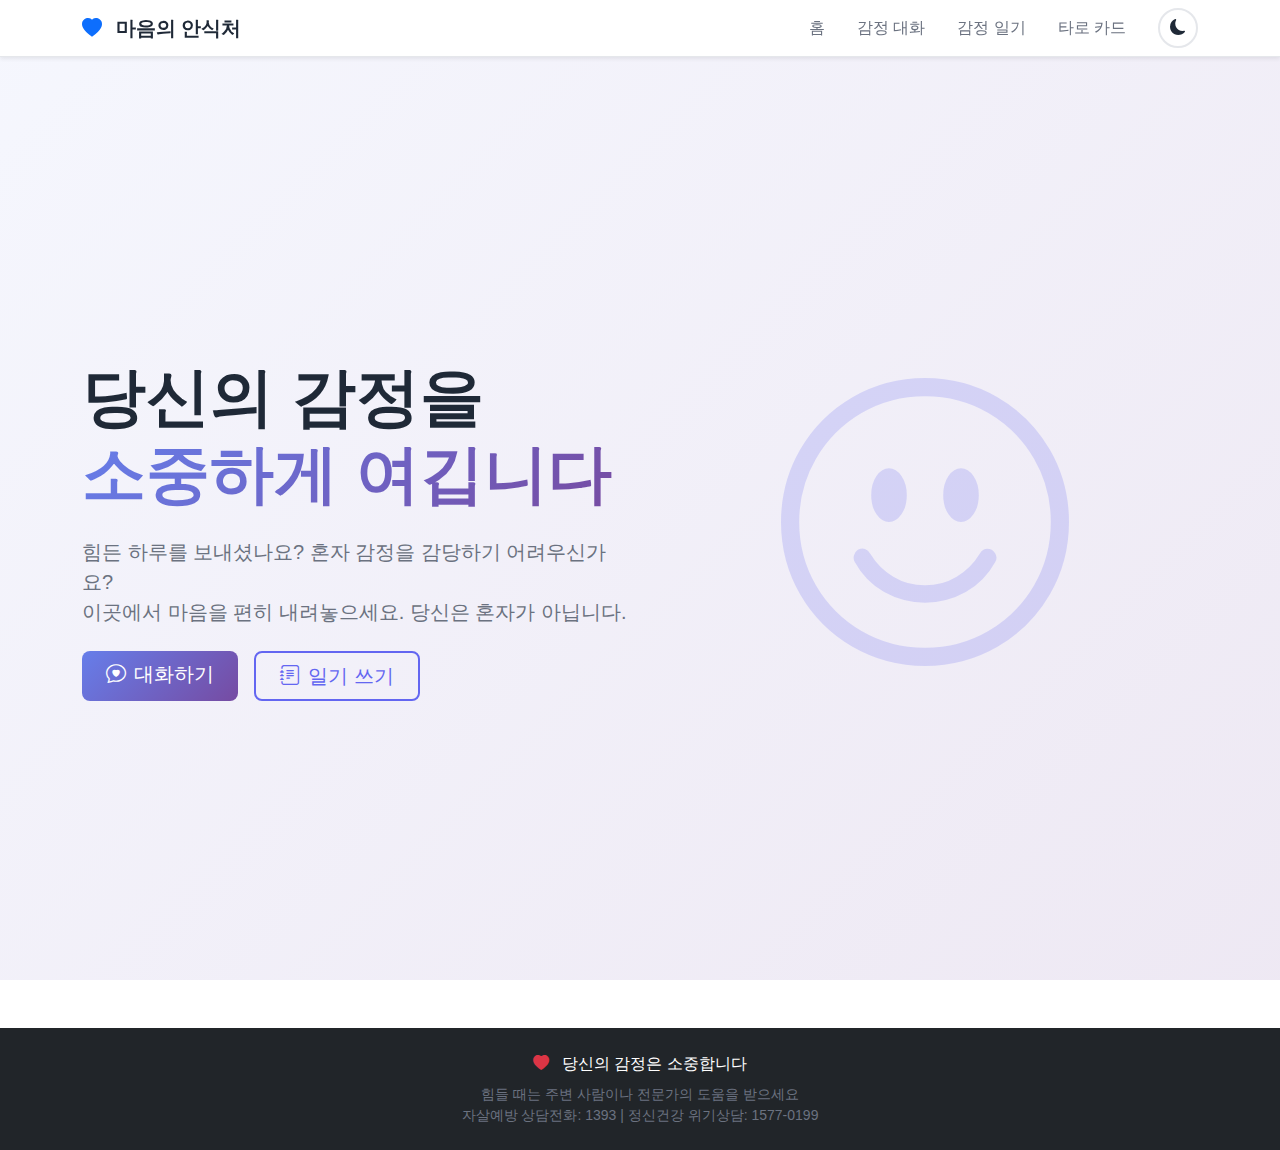
<file: page/index.html>
<!DOCTYPE html>
<html lang="ko">
<head>
    <meta charset="UTF-8">
    <meta name="viewport" content="width=device-width, initial-scale=1.0">
    <title>마음의 안식처 - 감정 위로 공간</title>
    
    <!-- Bootstrap CSS -->
    <link href="https://cdn.jsdelivr.net/npm/bootstrap@5.3.0/dist/css/bootstrap.min.css" rel="stylesheet">
    <!-- Bootstrap Icons -->
    <link rel="stylesheet" href="https://cdn.jsdelivr.net/npm/bootstrap-icons@1.10.0/font/bootstrap-icons.css">
    <!-- Custom CSS -->
    <link rel="stylesheet" href="style.css">
</head>
<body>
    <!-- 네비게이션 -->
    <nav class="navbar navbar-expand-lg navbar-light bg-white shadow-sm fixed-top">
        <div class="container">
            <a class="navbar-brand" href="#">
                <i class="bi bi-heart-fill text-primary"></i>
                <span class="ms-2 fw-bold">마음의 안식처</span>
            </a>
            <button class="navbar-toggler" type="button" data-bs-toggle="collapse" data-bs-target="#navbarNav">
                <span class="navbar-toggler-icon"></span>
            </button>
            <div class="collapse navbar-collapse" id="navbarNav">
                <ul class="navbar-nav ms-auto">
                    <li class="nav-item">
                        <a class="nav-link" href="index.html">홈</a>
                    </li>
                    <li class="nav-item">
                        <a class="nav-link" href="chat.html">감정 대화</a>
                    </li>
                    <li class="nav-item">
                        <a class="nav-link" href="diary.html">감정 일기</a>
                    </li>
                    <li class="nav-item">
                        <a class="nav-link" href="tarot.html">타로 카드</a>
                    </li>
                    <li class="nav-item ms-2">
                        <button class="theme-toggle" onclick="toggleTheme()" aria-label="테마 전환">
                            <i class="bi bi-moon-fill" id="themeIcon"></i>
                        </button>
                    </li>
                </ul>
            </div>
        </div>
    </nav>

    <!-- 히어로 섹션 -->
    <section id="home" class="hero-section">
        <div class="container">
            <div class="row align-items-center min-vh-100">
                <div class="col-12 col-lg-6 text-center text-lg-start mb-4 mb-lg-0">
                    <h1 class="display-4 fw-bold mb-3 mb-md-4">
                        당신의 감정을<br class="d-none d-sm-block">
                        <span class="text-gradient">소중하게 여깁니다</span>
                    </h1>
                    <p class="lead text-muted mb-3 mb-md-4 px-3 px-sm-0">
                        힘든 하루를 보내셨나요? 혼자 감정을 감당하기 어려우신가요?<br class="d-none d-md-block">
                        이곳에서 마음을 편히 내려놓으세요. 당신은 혼자가 아닙니다.
                    </p>
                    <div class="d-flex flex-column flex-sm-row gap-2 gap-sm-3 justify-content-center justify-content-lg-start px-3 px-sm-0">
                        <a href="chat.html" class="btn btn-primary btn-lg px-4">
                            <i class="bi bi-chat-heart me-2"></i>대화하기
                        </a>
                        <a href="diary.html" class="btn btn-outline-primary btn-lg px-4">
                            <i class="bi bi-journal-text me-2"></i>일기 쓰기
                        </a>
                    </div>
                </div>
                <div class="col-12 col-lg-6 text-center mt-4 mt-md-5 mt-lg-0">
                    <div class="hero-illustration">
                        <i class="bi bi-emoji-smile hero-icon"></i>
                    </div>
                </div>
            </div>
        </div>
    </section>


    <!-- 푸터 -->
    <footer class="bg-dark text-white py-3 py-md-4 mt-5">
        <div class="container text-center px-3">
            <p class="mb-2 fs-6 fs-md-5">
                <i class="bi bi-heart-fill text-danger me-2"></i>
                당신의 감정은 소중합니다
            </p>
            <small class="text-muted d-block">
                힘들 때는 주변 사람이나 전문가의 도움을 받으세요
            </small>
            <small class="text-muted d-none d-sm-block">
                자살예방 상담전화: 1393 | 정신건강 위기상담: 1577-0199
            </small>
            <small class="text-muted d-block d-sm-none">
                자살예방: 1393<br>정신건강: 1577-0199
            </small>
        </div>
    </footer>

    <!-- Bootstrap JS -->
    <script src="https://cdn.jsdelivr.net/npm/bootstrap@5.3.0/dist/js/bootstrap.bundle.min.js"></script>
    <!-- Theme JS -->
    <script src="theme.js"></script>
</body>
</html>
</file>
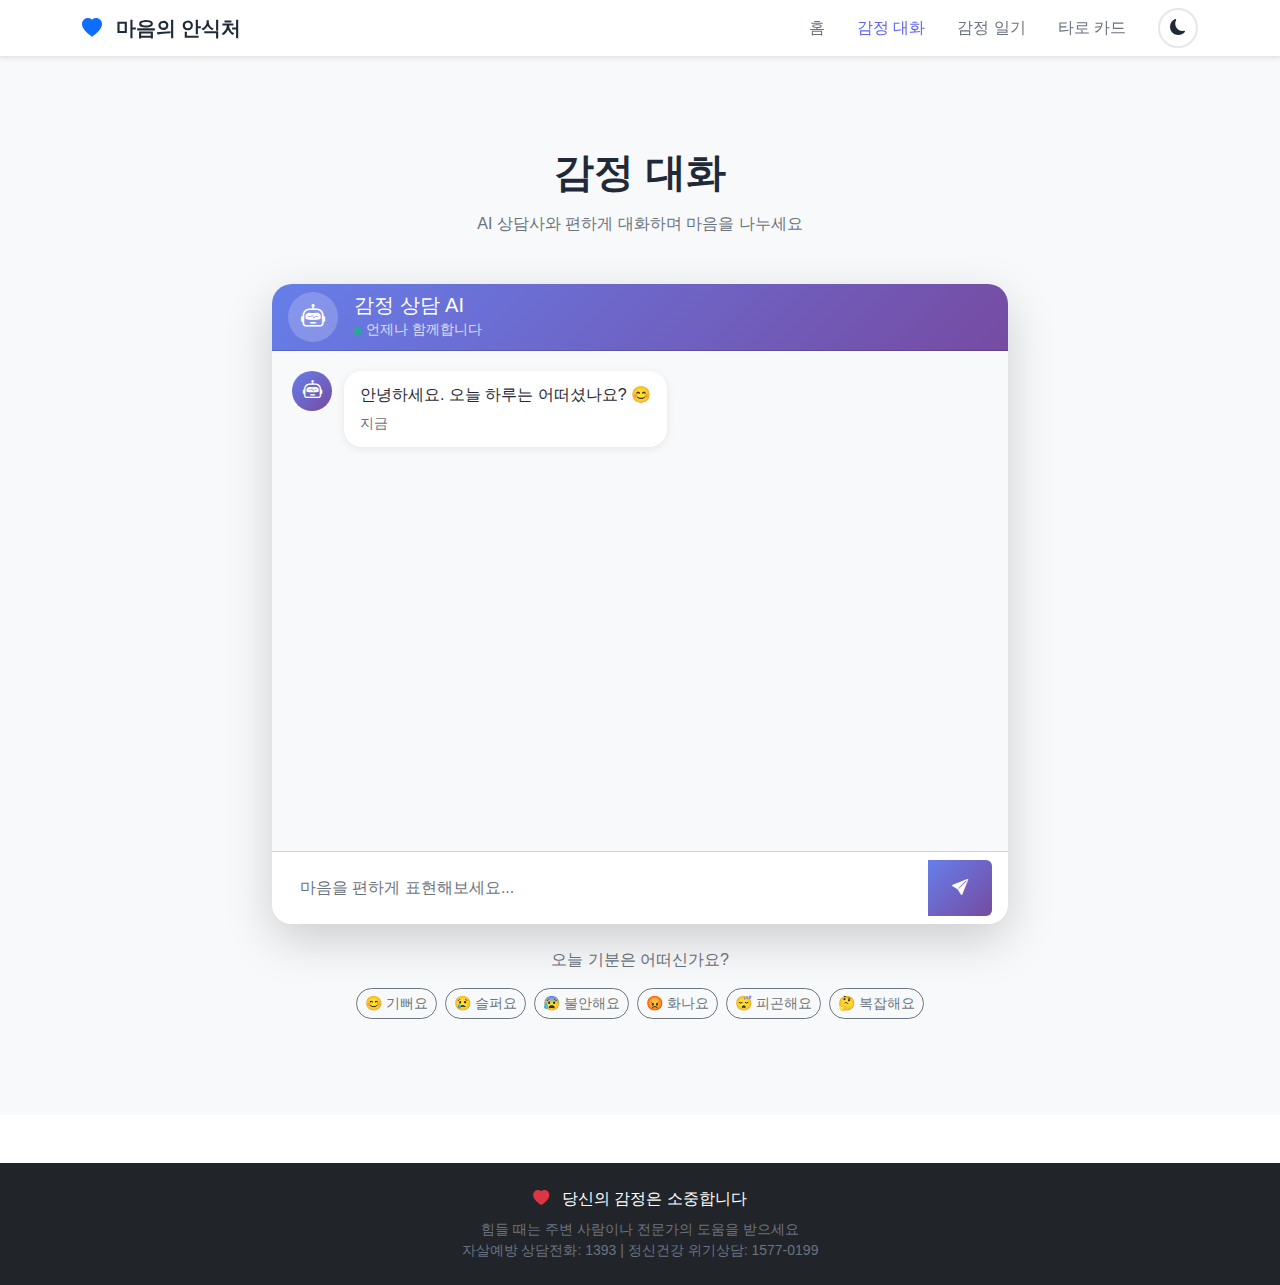
<file: page/chat.html>
<!DOCTYPE html>
<html lang="ko">
<head>
    <meta charset="UTF-8">
    <meta name="viewport" content="width=device-width, initial-scale=1.0">
    <title>감정 대화 - 마음의 안식처</title>
    
    <!-- Bootstrap CSS -->
    <link href="https://cdn.jsdelivr.net/npm/bootstrap@5.3.0/dist/css/bootstrap.min.css" rel="stylesheet">
    <!-- Bootstrap Icons -->
    <link rel="stylesheet" href="https://cdn.jsdelivr.net/npm/bootstrap-icons@1.10.0/font/bootstrap-icons.css">
    <!-- Custom CSS -->
    <link rel="stylesheet" href="style.css">
</head>
<body>
    <!-- 네비게이션 -->
    <nav class="navbar navbar-expand-lg navbar-light bg-white shadow-sm fixed-top">
        <div class="container">
            <a class="navbar-brand" href="index.html">
                <i class="bi bi-heart-fill text-primary"></i>
                <span class="ms-2 fw-bold">마음의 안식처</span>
            </a>
            <button class="navbar-toggler" type="button" data-bs-toggle="collapse" data-bs-target="#navbarNav">
                <span class="navbar-toggler-icon"></span>
            </button>
            <div class="collapse navbar-collapse" id="navbarNav">
                <ul class="navbar-nav ms-auto">
                    <li class="nav-item">
                        <a class="nav-link" href="index.html">홈</a>
                    </li>
                    <li class="nav-item">
                        <a class="nav-link active" href="chat.html">감정 대화</a>
                    </li>
                    <li class="nav-item">
                        <a class="nav-link" href="diary.html">감정 일기</a>
                    </li>
                    <li class="nav-item">
                        <a class="nav-link" href="tarot.html">타로 카드</a>
                    </li>
                    <li class="nav-item ms-2">
                        <button class="theme-toggle" onclick="toggleTheme()" aria-label="테마 전환">
                            <i class="bi bi-moon-fill" id="themeIcon"></i>
                        </button>
                    </li>
                </ul>
            </div>
        </div>
    </nav>

    <!-- 챗봇 섹션 -->
    <section id="chat" class="py-4 py-md-5 bg-light" style="padding-top: 100px !important;">
        <div class="container py-3 py-md-5">
            <div class="text-center mb-4 mb-md-5">
                <h2 class="display-5 fw-bold mb-2 mb-md-3">감정 대화</h2>
                <p class="text-muted px-3 px-sm-0">AI 상담사와 편하게 대화하며 마음을 나누세요</p>
            </div>
            
            <div class="row justify-content-center">
                <div class="col-12 col-lg-10 col-xl-8">
                    <div class="card chat-card shadow-lg border-0">
                        <div class="card-header bg-gradient-primary text-white">
                            <div class="d-flex align-items-center">
                                <div class="avatar-circle me-3">
                                    <i class="bi bi-robot"></i>
                                </div>
                                <div>
                                    <h5 class="mb-0">감정 상담 AI</h5>
                                    <small class="opacity-75">
                                        <i class="bi bi-circle-fill status-dot me-1"></i>언제나 함께합니다
                                    </small>
                                </div>
                            </div>
                        </div>
                        
                        <div class="card-body chat-messages" id="chatMessages">
                            <div class="message bot-message">
                                <div class="message-avatar">
                                    <i class="bi bi-robot"></i>
                                </div>
                                <div class="message-bubble">
                                    <p class="mb-1">안녕하세요. 오늘 하루는 어떠셨나요? 😊</p>
                                    <small class="text-muted">지금</small>
                                </div>
                            </div>
                        </div>
                        
                        <div class="card-footer bg-white">
                            <div class="typing-indicator mb-2" id="typingIndicator">
                                <div class="typing-dot"></div>
                                <div class="typing-dot"></div>
                                <div class="typing-dot"></div>
                            </div>
                            <div class="input-group">
                                <input 
                                    type="text" 
                                    class="form-control border-0 py-3" 
                                    id="chatInput"
                                    placeholder="마음을 편하게 표현해보세요..."
                                    autocomplete="off"
                                >
                                <button class="btn btn-primary px-4" id="chatSendBtn" onclick="sendChatMessage()">
                                    <i class="bi bi-send-fill"></i>
                                </button>
                            </div>
                        </div>
                    </div>
                    
                    <!-- 감정 퀵 버튼 -->
                    <div class="emotion-buttons mt-3 mt-md-4">
                        <p class="text-center text-muted mb-2 mb-md-3">오늘 기분은 어떠신가요?</p>
                        <div class="d-flex flex-wrap gap-2 justify-content-center px-2 px-sm-0">
                            <button class="btn btn-outline-secondary btn-sm" onclick="quickEmotion('😊 기뻐요')">😊 기뻐요</button>
                            <button class="btn btn-outline-secondary btn-sm" onclick="quickEmotion('😢 슬퍼요')">😢 슬퍼요</button>
                            <button class="btn btn-outline-secondary btn-sm" onclick="quickEmotion('😰 불안해요')">😰 불안해요</button>
                            <button class="btn btn-outline-secondary btn-sm" onclick="quickEmotion('😡 화나요')">😡 화나요</button>
                            <button class="btn btn-outline-secondary btn-sm" onclick="quickEmotion('😴 피곤해요')">😴 피곤해요</button>
                            <button class="btn btn-outline-secondary btn-sm d-none d-sm-inline-block" onclick="quickEmotion('🤔 복잡해요')">🤔 복잡해요</button>
                        </div>
                    </div>
                </div>
            </div>
        </div>
    </section>

    <!-- 푸터 -->
    <footer class="bg-dark text-white py-3 py-md-4 mt-5">
        <div class="container text-center px-3">
            <p class="mb-2 fs-6 fs-md-5">
                <i class="bi bi-heart-fill text-danger me-2"></i>
                당신의 감정은 소중합니다
            </p>
            <small class="text-muted d-block">
                힘들 때는 주변 사람이나 전문가의 도움을 받으세요
            </small>
            <small class="text-muted d-none d-sm-block">
                자살예방 상담전화: 1393 | 정신건강 위기상담: 1577-0199
            </small>
            <small class="text-muted d-block d-sm-none">
                자살예방: 1393<br>정신건강: 1577-0199
            </small>
        </div>
    </footer>

    <!-- Bootstrap JS -->
    <script src="https://cdn.jsdelivr.net/npm/bootstrap@5.3.0/dist/js/bootstrap.bundle.min.js"></script>
    <!-- Theme JS -->
    <script src="theme.js"></script>
    <!-- Custom JS -->
    <script src="chat.js"></script>
</body>
</html>
</file>
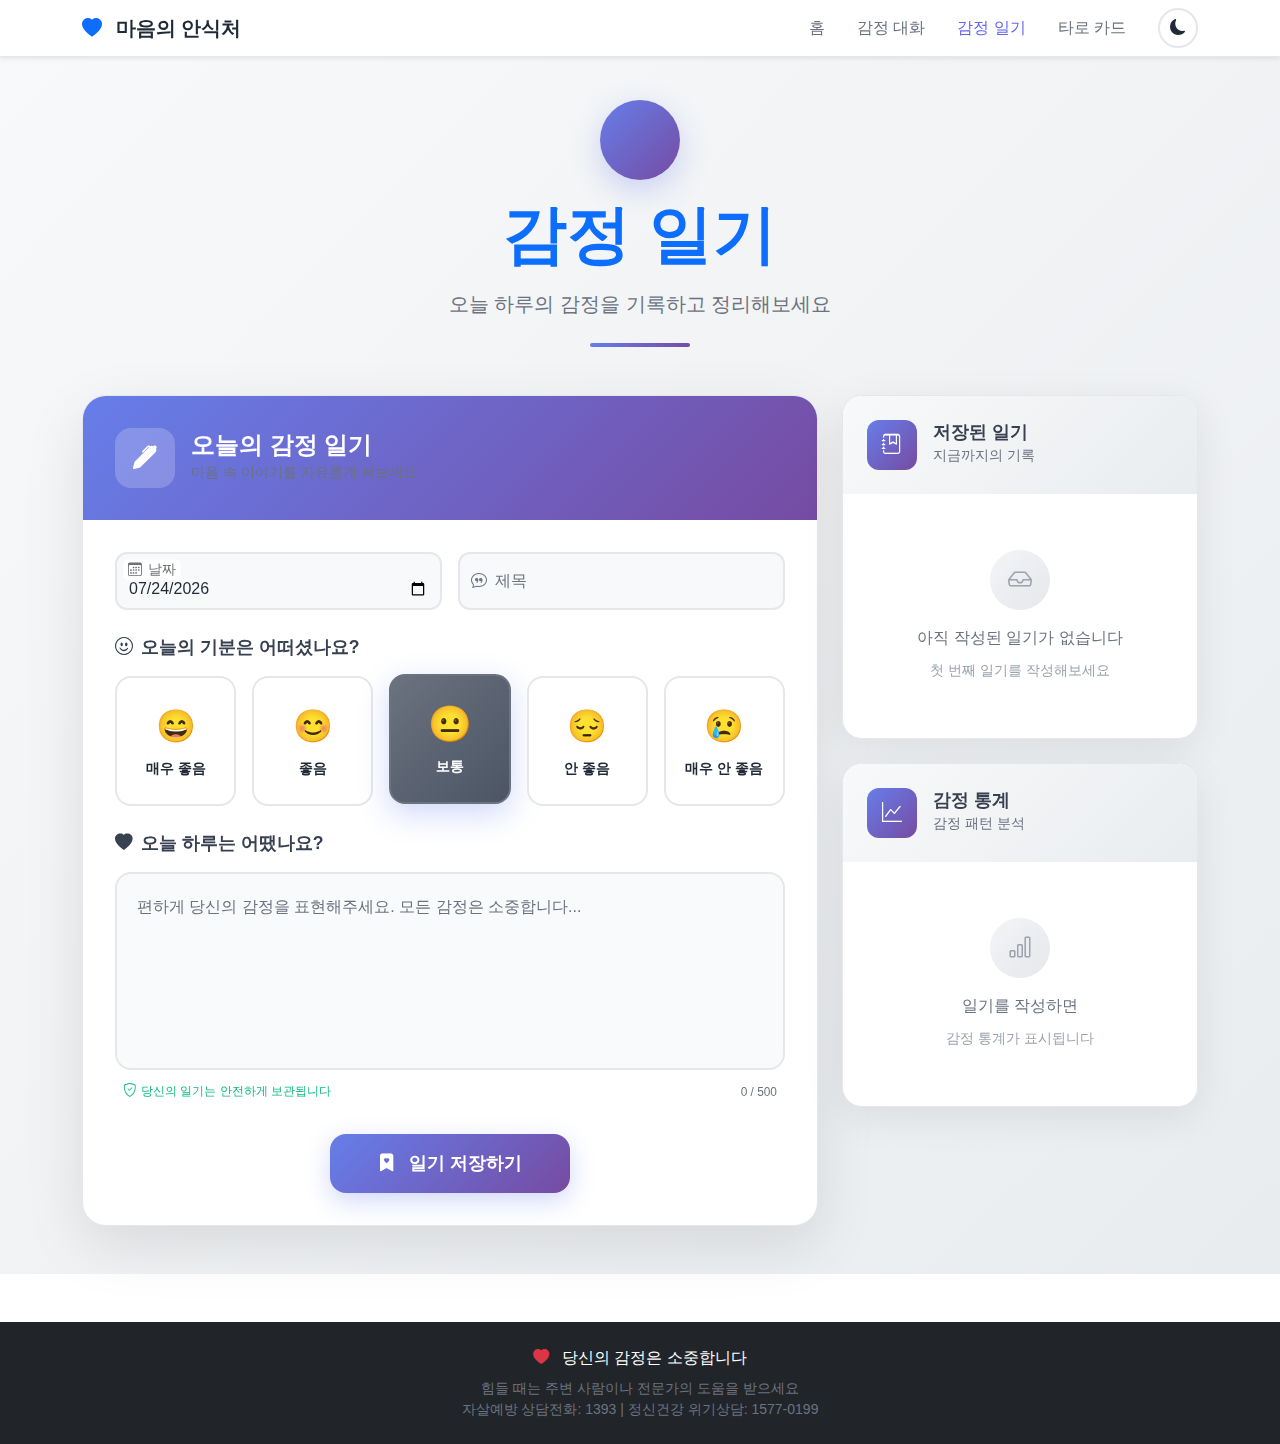
<file: page/diary.html>
<!DOCTYPE html>
<html lang="ko">
<head>
    <meta charset="UTF-8">
    <meta name="viewport" content="width=device-width, initial-scale=1.0">
    <title>감정 일기 - 마음의 안식처</title>
    
    <!-- Bootstrap CSS -->
    <link href="https://cdn.jsdelivr.net/npm/bootstrap@5.3.0/dist/css/bootstrap.min.css" rel="stylesheet">
    <!-- Bootstrap Icons -->
    <link rel="stylesheet" href="https://cdn.jsdelivr.net/npm/bootstrap-icons@1.10.0/font/bootstrap-icons.css">
    <!-- Custom CSS -->
    <link rel="stylesheet" href="style.css">
</head>
<body>
    <!-- 네비게이션 -->
    <nav class="navbar navbar-expand-lg navbar-light bg-white shadow-sm fixed-top">
        <div class="container">
            <a class="navbar-brand" href="index.html">
                <i class="bi bi-heart-fill text-primary"></i>
                <span class="ms-2 fw-bold">마음의 안식처</span>
            </a>
            <button class="navbar-toggler" type="button" data-bs-toggle="collapse" data-bs-target="#navbarNav">
                <span class="navbar-toggler-icon"></span>
            </button>
            <div class="collapse navbar-collapse" id="navbarNav">
                <ul class="navbar-nav ms-auto">
                    <li class="nav-item">
                        <a class="nav-link" href="index.html">홈</a>
                    </li>
                    <li class="nav-item">
                        <a class="nav-link" href="chat.html">감정 대화</a>
                    </li>
                    <li class="nav-item">
                        <a class="nav-link active" href="diary.html">감정 일기</a>
                    </li>
                    <li class="nav-item">
                        <a class="nav-link" href="tarot.html">타로 카드</a>
                    </li>
                    <li class="nav-item ms-2">
                        <button class="theme-toggle" onclick="toggleTheme()" aria-label="테마 전환">
                            <i class="bi bi-moon-fill" id="themeIcon"></i>
                        </button>
                    </li>
                </ul>
            </div>
        </div>
    </nav>

    <!-- 일기 섹션 -->
    <section id="diary" class="py-5 bg-gradient-light" style="padding-top: 100px !important;">
        <div class="container">
            <!-- 헤더 섹션 -->
            <div class="text-center mb-5">
                <div class="diary-header-icon mb-3">
                    <i class="bi bi-journal-heart"></i>
                </div>
                <h2 class="display-4 fw-bold mb-3 text-primary">감정 일기</h2>
                <p class="lead text-muted mb-0">오늘 하루의 감정을 기록하고 정리해보세요</p>
                <div class="diary-divider mt-4"></div>
            </div>
            
            <div class="row g-4">
                <!-- 일기 작성 폼 -->
                <div class="col-12 col-xl-8">
                    <div class="diary-form-card">
                        <div class="card-header-custom">
                            <div class="d-flex align-items-center">
                                <div class="form-icon-wrapper">
                                    <i class="bi bi-pen-fill"></i>
                                </div>
                                <div>
                                    <h4 class="mb-0 fw-bold">오늘의 감정 일기</h4>
                                    <small class="text-muted">마음 속 이야기를 자유롭게 써보세요</small>
                                </div>
                            </div>
                        </div>
                        
                        <form id="diaryForm" class="diary-form">
                            <!-- 날짜와 제목 -->
                            <div class="row g-3 mb-4">
                                <div class="col-md-6">
                                    <div class="form-floating">
                                        <input type="date" class="form-control form-control-custom" id="diaryDate" required>
                                        <label for="diaryDate">
                                            <i class="bi bi-calendar3 me-2"></i>날짜
                                        </label>
                                    </div>
                                </div>
                                <div class="col-md-6">
                                    <div class="form-floating">
                                        <input 
                                            type="text" 
                                            class="form-control form-control-custom" 
                                            id="diaryTitle"
                                            placeholder="오늘 하루를 한 줄로 표현한다면?"
                                            required
                                        >
                                        <label for="diaryTitle">
                                            <i class="bi bi-chat-quote me-2"></i>제목
                                        </label>
                                    </div>
                                </div>
                            </div>
                            
                            <!-- 감정 선택 -->
                            <div class="mb-4">
                                <label class="form-label-custom mb-3">
                                    <i class="bi bi-emoji-smile me-2"></i>
                                    오늘의 기분은 어떠셨나요?
                                </label>
                                <div class="mood-selector-grid">
                                    <div class="mood-option">
                                        <input type="radio" class="mood-radio" name="mood" id="mood1" value="매우 좋음" autocomplete="off">
                                        <label for="mood1" class="mood-label mood-excellent">
                                            <span class="mood-emoji">😄</span>
                                            <span class="mood-text">매우 좋음</span>
                                        </label>
                                    </div>
                                    
                                    <div class="mood-option">
                                        <input type="radio" class="mood-radio" name="mood" id="mood2" value="좋음" autocomplete="off">
                                        <label for="mood2" class="mood-label mood-good">
                                            <span class="mood-emoji">😊</span>
                                            <span class="mood-text">좋음</span>
                                        </label>
                                    </div>
                                    
                                    <div class="mood-option">
                                        <input type="radio" class="mood-radio" name="mood" id="mood3" value="보통" autocomplete="off" checked>
                                        <label for="mood3" class="mood-label mood-normal">
                                            <span class="mood-emoji">😐</span>
                                            <span class="mood-text">보통</span>
                                        </label>
                                    </div>
                                    
                                    <div class="mood-option">
                                        <input type="radio" class="mood-radio" name="mood" id="mood4" value="안 좋음" autocomplete="off">
                                        <label for="mood4" class="mood-label mood-bad">
                                            <span class="mood-emoji">😔</span>
                                            <span class="mood-text">안 좋음</span>
                                        </label>
                                    </div>
                                    
                                    <div class="mood-option">
                                        <input type="radio" class="mood-radio" name="mood" id="mood5" value="매우 안 좋음" autocomplete="off">
                                        <label for="mood5" class="mood-label mood-terrible">
                                            <span class="mood-emoji">😢</span>
                                            <span class="mood-text">매우 안 좋음</span>
                                        </label>
                                    </div>
                                </div>
                            </div>
                            
                            <!-- 일기 내용 -->
                            <div class="mb-4">
                                <label class="form-label-custom mb-3">
                                    <i class="bi bi-heart-fill me-2"></i>
                                    오늘 하루는 어땠나요?
                                </label>
                                <div class="diary-textarea-wrapper">
                                    <textarea 
                                        class="form-control form-control-custom diary-textarea" 
                                        id="diaryContent"
                                        rows="6"
                                        placeholder="편하게 당신의 감정을 표현해주세요. 모든 감정은 소중합니다..."
                                        required
                                    ></textarea>
                                    <div class="textarea-footer">
                                        <div class="security-notice">
                                            <i class="bi bi-shield-check me-1"></i>
                                            <small>당신의 일기는 안전하게 보관됩니다</small>
                                        </div>
                                        <div class="char-counter">
                                            <small id="charCount">0 / 500</small>
                                        </div>
                                    </div>
                                </div>
                            </div>
                            
                            <!-- 저장 버튼 -->
                            <div class="diary-submit-wrapper">
                                <button type="submit" class="btn btn-save-diary">
                                    <i class="bi bi-bookmark-heart-fill me-2"></i>
                                    <span>일기 저장하기</span>
                                </button>
                            </div>
                        </form>
                    </div>
                </div>
                
                <!-- 사이드바 -->
                <div class="col-12 col-xl-4">
                    <div class="diary-sidebar">
                        <!-- 저장된 일기 -->
                        <div class="sidebar-card mb-4">
                            <div class="sidebar-header">
                                <div class="sidebar-icon">
                                    <i class="bi bi-journal-bookmark"></i>
                                </div>
                                <div>
                                    <h5 class="sidebar-title">저장된 일기</h5>
                                    <small class="sidebar-subtitle">지금까지의 기록</small>
                                </div>
                            </div>
                            <div class="sidebar-content" id="diaryList">
                                <div class="empty-state">
                                    <div class="empty-icon">
                                        <i class="bi bi-inbox"></i>
                                    </div>
                                    <p class="empty-text">아직 작성된 일기가 없습니다</p>
                                    <small class="empty-subtext">첫 번째 일기를 작성해보세요</small>
                                </div>
                            </div>
                        </div>
                        
                        <!-- 감정 통계 -->
                        <div class="sidebar-card">
                            <div class="sidebar-header">
                                <div class="sidebar-icon">
                                    <i class="bi bi-graph-up"></i>
                                </div>
                                <div>
                                    <h5 class="sidebar-title">감정 통계</h5>
                                    <small class="sidebar-subtitle">감정 패턴 분석</small>
                                </div>
                            </div>
                            <div class="sidebar-content">
                                <div id="emotionStats">
                                    <div class="empty-state">
                                        <div class="empty-icon">
                                            <i class="bi bi-bar-chart"></i>
                                        </div>
                                        <p class="empty-text">일기를 작성하면</p>
                                        <small class="empty-subtext">감정 통계가 표시됩니다</small>
                                    </div>
                                </div>
                            </div>
                        </div>
                    </div>
                </div>
            </div>
        </div>
    </section>

    <!-- 푸터 -->
    <footer class="bg-dark text-white py-3 py-md-4 mt-5">
        <div class="container text-center px-3">
            <p class="mb-2 fs-6 fs-md-5">
                <i class="bi bi-heart-fill text-danger me-2"></i>
                당신의 감정은 소중합니다
            </p>
            <small class="text-muted d-block">
                힘들 때는 주변 사람이나 전문가의 도움을 받으세요
            </small>
            <small class="text-muted d-none d-sm-block">
                자살예방 상담전화: 1393 | 정신건강 위기상담: 1577-0199
            </small>
            <small class="text-muted d-block d-sm-none">
                자살예방: 1393<br>정신건강: 1577-0199
            </small>
        </div>
    </footer>

    <!-- Bootstrap JS -->
    <script src="https://cdn.jsdelivr.net/npm/bootstrap@5.3.0/dist/js/bootstrap.bundle.min.js"></script>
    <!-- Theme JS -->
    <script src="theme.js"></script>
    <!-- Custom JS -->
    <script src="diary.js"></script>
</body>
</html>
</file>
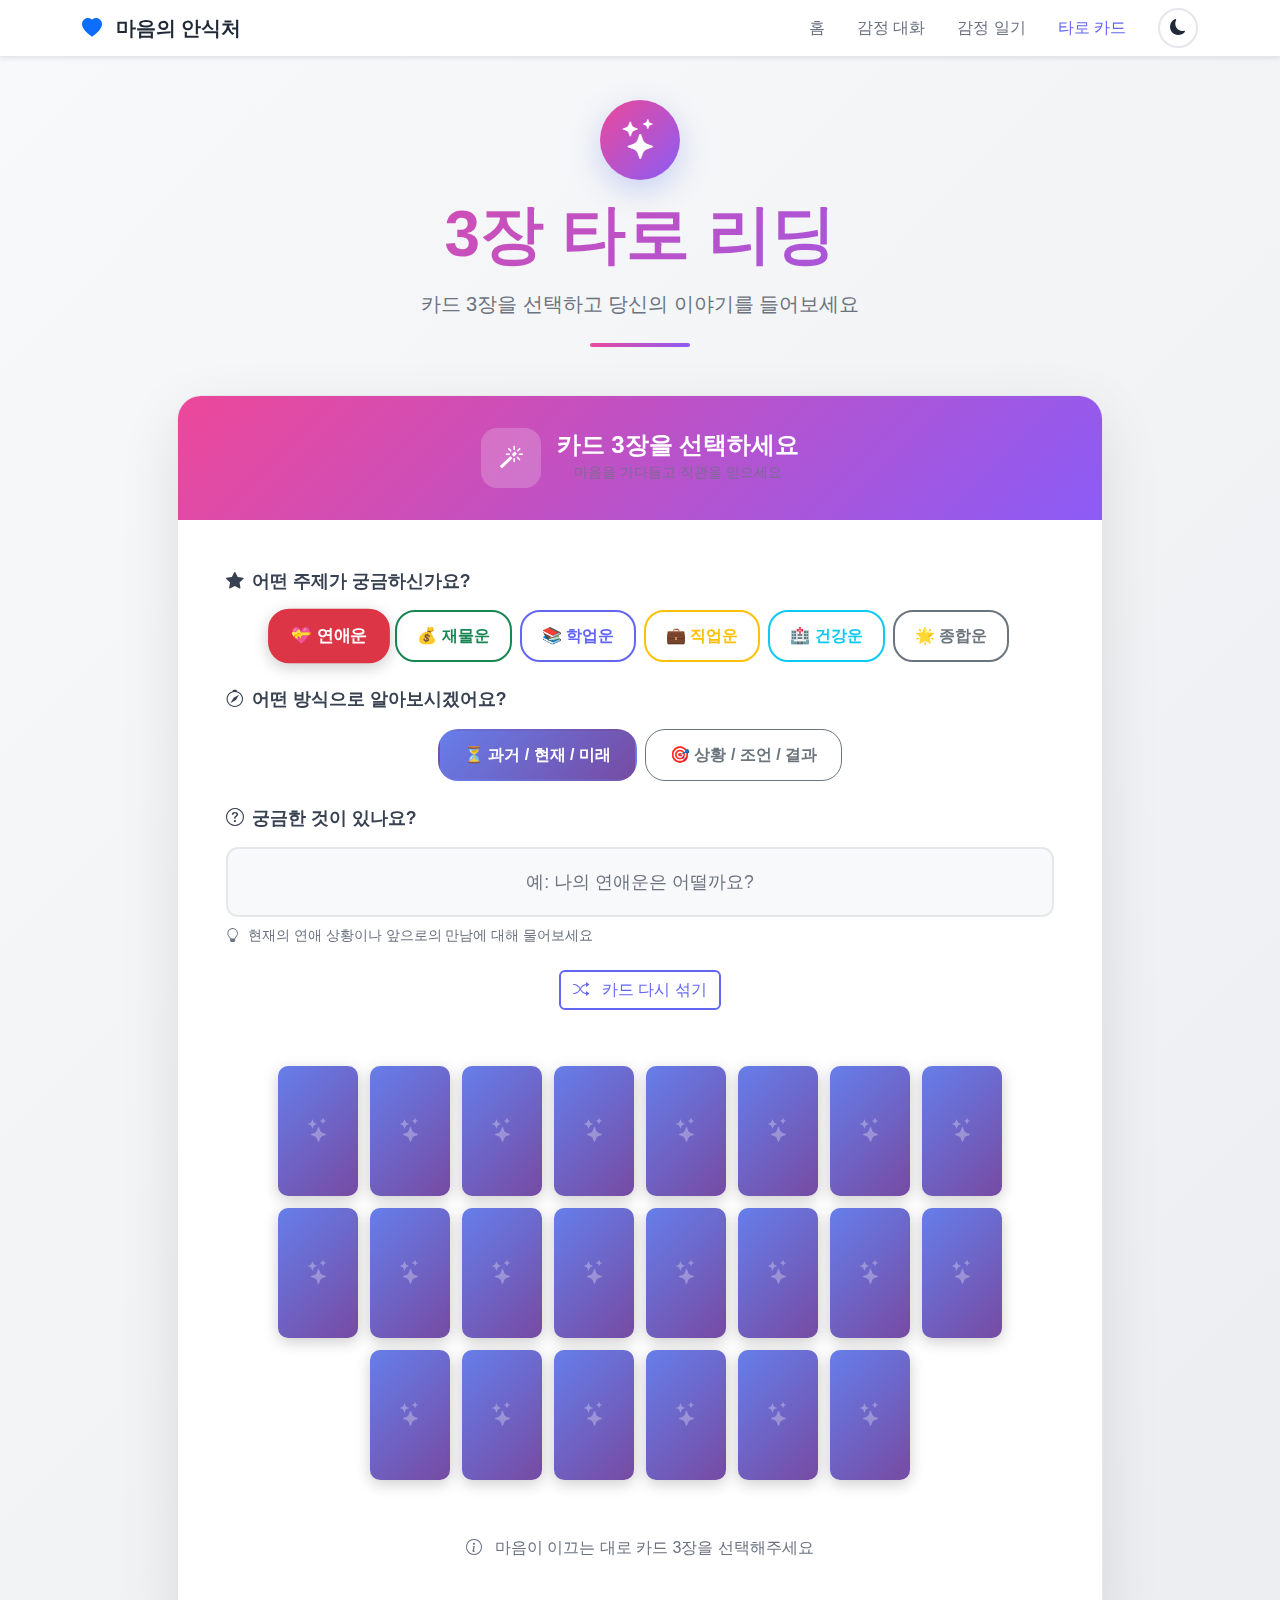
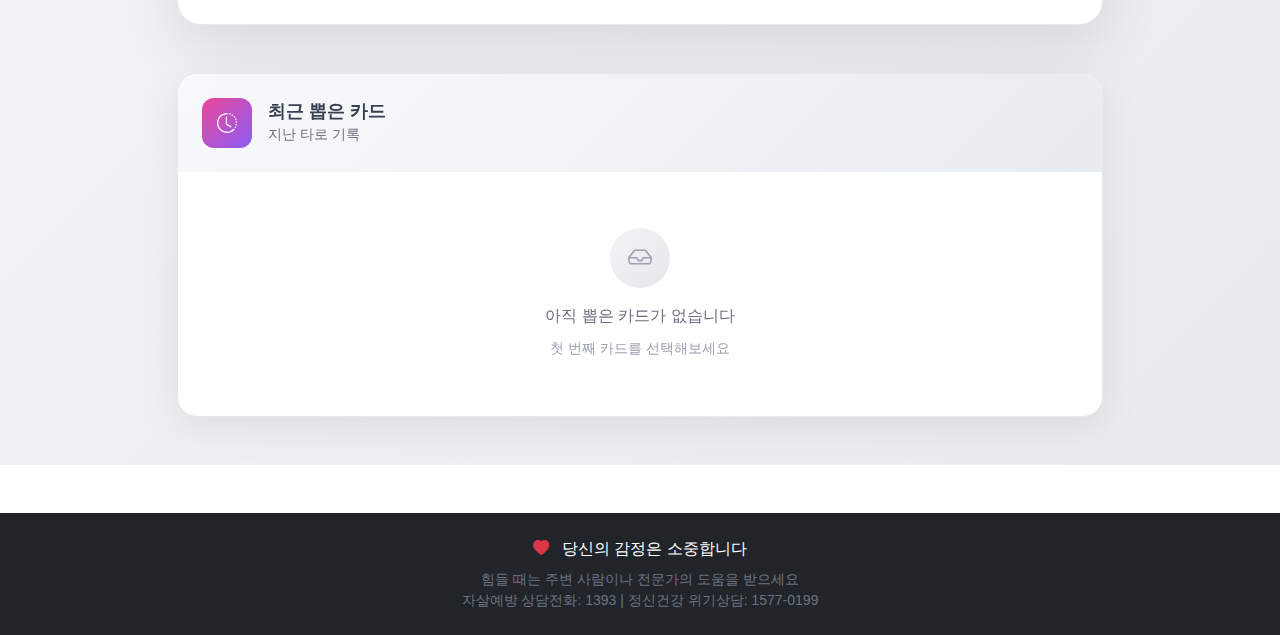
<file: page/tarot.html>
<!DOCTYPE html>
<html lang="ko">
<head>
    <meta charset="UTF-8">
    <meta name="viewport" content="width=device-width, initial-scale=1.0">
    <title>타로 카드 - 마음의 안식처</title>
    
    <!-- Bootstrap CSS -->
    <link href="https://cdn.jsdelivr.net/npm/bootstrap@5.3.0/dist/css/bootstrap.min.css" rel="stylesheet">
    <!-- Bootstrap Icons -->
    <link rel="stylesheet" href="https://cdn.jsdelivr.net/npm/bootstrap-icons@1.10.0/font/bootstrap-icons.css">
    <!-- Custom CSS -->
    <link rel="stylesheet" href="style.css">
</head>
<body>
    <!-- 네비게이션 -->
    <nav class="navbar navbar-expand-lg navbar-light bg-white shadow-sm fixed-top">
        <div class="container">
            <a class="navbar-brand" href="index.html">
                <i class="bi bi-heart-fill text-primary"></i>
                <span class="ms-2 fw-bold">마음의 안식처</span>
            </a>
            <button class="navbar-toggler" type="button" data-bs-toggle="collapse" data-bs-target="#navbarNav">
                <span class="navbar-toggler-icon"></span>
            </button>
            <div class="collapse navbar-collapse" id="navbarNav">
                <ul class="navbar-nav ms-auto">
                    <li class="nav-item">
                        <a class="nav-link" href="index.html">홈</a>
                    </li>
                    <li class="nav-item">
                        <a class="nav-link" href="chat.html">감정 대화</a>
                    </li>
                    <li class="nav-item">
                        <a class="nav-link" href="diary.html">감정 일기</a>
                    </li>
                    <li class="nav-item">
                        <a class="nav-link active" href="tarot.html">타로 카드</a>
                    </li>
                    <li class="nav-item ms-2">
                        <button class="theme-toggle" onclick="toggleTheme()" aria-label="테마 전환">
                            <i class="bi bi-moon-fill" id="themeIcon"></i>
                        </button>
                    </li>
                </ul>
            </div>
        </div>
    </nav>

    <!-- 타로 섹션 -->
    <section id="tarot" class="py-5 bg-gradient-light" style="padding-top: 100px !important;">
        <div class="container">
            <!-- 헤더 섹션 -->
            <div class="text-center mb-5">
                <div class="diary-header-icon mb-3" style="background: linear-gradient(135deg, #ec4899 0%, #8b5cf6 100%);">
                    <i class="bi bi-stars"></i>
                </div>
                <h2 class="display-4 fw-bold mb-3" style="background: linear-gradient(135deg, #ec4899 0%, #8b5cf6 100%); -webkit-background-clip: text; -webkit-text-fill-color: transparent; background-clip: text;">3장 타로 리딩</h2>
                <p class="lead text-muted mb-0">카드 3장을 선택하고 당신의 이야기를 들어보세요</p>
                <div class="diary-divider mt-4" style="background: linear-gradient(135deg, #ec4899 0%, #8b5cf6 100%);"></div>
            </div>

            <!-- 타로 카드 선택 -->
            <div class="row justify-content-center" id="cardSelectionSection">
                <div class="col-12 col-xl-10">
                    <div class="diary-form-card">
                        <div class="card-header-custom" style="background: linear-gradient(135deg, #ec4899 0%, #8b5cf6 100%);">
                            <div class="d-flex align-items-center justify-content-center flex-wrap">
                                <div class="form-icon-wrapper me-3">
                                    <i class="bi bi-magic"></i>
                                </div>
                                <div class="text-center">
                                    <h4 class="mb-0 fw-bold">카드 3장을 선택하세요</h4>
                                    <small class="text-muted opacity-75">마음을 가다듬고 직관을 믿으세요</small>
                                </div>
                            </div>
                        </div>
                        
                        <div class="p-4 p-md-5">
                            <!-- 주제 선택 -->
                            <div class="mb-4 text-center">
                                <label class="form-label-custom mb-3">
                                    <i class="bi bi-star-fill me-2"></i>
                                    어떤 주제가 궁금하신가요?
                                </label>
                                <div class="d-flex gap-2 justify-content-center flex-wrap">
                                    <button class="btn btn-outline-danger topic-btn active" onclick="changeTopic('love', this)">
                                        💝 연애운
                                    </button>
                                    <button class="btn btn-outline-success topic-btn" onclick="changeTopic('money', this)">
                                        💰 재물운
                                    </button>
                                    <button class="btn btn-outline-primary topic-btn" onclick="changeTopic('study', this)">
                                        📚 학업운
                                    </button>
                                    <button class="btn btn-outline-warning topic-btn" onclick="changeTopic('career', this)">
                                        💼 직업운
                                    </button>
                                    <button class="btn btn-outline-info topic-btn" onclick="changeTopic('health', this)">
                                        🏥 건강운
                                    </button>
                                    <button class="btn btn-outline-secondary topic-btn" onclick="changeTopic('general', this)">
                                        🌟 종합운
                                    </button>
                                </div>
                            </div>

                            <!-- 스프레드 모드 선택 -->
                            <div class="mb-4 text-center">
                                <label class="form-label-custom mb-3">
                                    <i class="bi bi-compass me-2"></i>
                                    어떤 방식으로 알아보시겠어요?
                                </label>
                                <div class="d-flex gap-2 justify-content-center flex-wrap">
                                    <button class="btn btn-outline-primary spread-mode-btn active" onclick="changeSpreadMode('past-present-future')">
                                        ⏳ 과거 / 현재 / 미래
                                    </button>
                                    <button class="btn btn-outline-secondary spread-mode-btn" onclick="changeSpreadMode('situation-advice-outcome')">
                                        🎯 상황 / 조언 / 결과
                                    </button>
                                </div>
                            </div>

                            <!-- 질문 입력 -->
                            <div class="mb-4">
                                <label class="form-label-custom mb-3">
                                    <i class="bi bi-question-circle me-2"></i>
                                    궁금한 것이 있나요?
                                </label>
                                <input 
                                    type="text" 
                                    class="form-control form-control-custom text-center" 
                                    id="tarotQuestion"
                                    placeholder="예: 나의 연애운은 어떨까요?"
                                    style="font-size: 1.1rem; padding: 1.25rem;"
                                >
                                <small class="text-muted d-block mt-2" id="topicHint">
                                    <i class="bi bi-lightbulb me-1"></i>
                                    <span id="topicHintText">현재의 연애 상황이나 앞으로의 만남에 대해 물어보세요</span>
                                </small>
                            </div>

                            <!-- 카드 섞기 버튼 -->
                            <div class="text-center mb-4">
                                <button class="btn btn-outline-primary" onclick="shuffleCards()">
                                    <i class="bi bi-shuffle me-2"></i>
                                    카드 다시 섞기
                                </button>
                            </div>

                            <!-- 카드 덱 -->
                            <div class="tarot-deck-container">
                                <div class="tarot-deck" id="tarotDeck">
                                    <!-- 22장의 카드가 여기 생성됩니다 -->
                                </div>
                            </div>

                            <div class="mt-4 text-center">
                                <p class="text-muted">
                                    <i class="bi bi-info-circle me-2"></i>
                                    마음이 이끄는 대로 카드 3장을 선택해주세요
                                </p>
                            </div>
                        </div>
                    </div>
                </div>
            </div>

            <!-- 타로 결과 -->
            <div class="row justify-content-center d-none" id="cardResultSection">
                <div class="col-12 col-xl-10">
                    <div class="diary-form-card">
                        <div class="card-header-custom" style="background: linear-gradient(135deg, #ec4899 0%, #8b5cf6 100%);">
                            <div class="text-center">
                                <h4 class="mb-0 fw-bold">당신의 타로 리딩 결과</h4>
                                <small class="text-muted opacity-75" id="resultQuestion"></small>
                                <div class="mt-2">
                                    <span class="badge bg-light text-dark" id="spreadMode"></span>
                                </div>
                            </div>
                        </div>
                        
                        <div class="p-4 p-md-5">
                            <!-- 선택된 3장의 카드 -->
                            <div class="row" id="selectedCardsContainer">
                                <!-- 카드들이 여기 표시됩니다 -->
                            </div>

                            <!-- 종합 해석 -->
                            <div class="card-interpretation mt-5">
                                <h5 class="fw-bold mb-3 text-center">
                                    <i class="bi bi-stars me-2" style="color: #ec4899;"></i>
                                    종합 해석
                                </h5>
                                <div class="interpretation-section">
                                    <p class="lead text-center">
                                        선택하신 세 장의 카드는 서로 연결되어 하나의 이야기를 만듭니다. 
                                        각 카드의 메시지를 마음 깊이 받아들이고, 당신의 직관과 연결해보세요. 
                                        카드는 길을 제시하지만, 선택은 언제나 당신의 몫입니다.
                                    </p>
                                </div>
                            </div>

                            <!-- 다시 뽑기 버튼 -->
                            <div class="mt-5 text-center">
                                <button class="btn btn-save-diary" onclick="resetTarot()" style="background: linear-gradient(135deg, #ec4899 0%, #8b5cf6 100%);">
                                    <i class="bi bi-arrow-clockwise me-2"></i>
                                    <span>다시 뽑기</span>
                                </button>
                            </div>
                        </div>
                    </div>
                </div>
            </div>

            <!-- 타로 히스토리 -->
            <div class="row justify-content-center mt-5">
                <div class="col-12 col-xl-10">
                    <div class="sidebar-card">
                        <div class="sidebar-header">
                            <div class="sidebar-icon" style="background: linear-gradient(135deg, #ec4899 0%, #8b5cf6 100%);">
                                <i class="bi bi-clock-history"></i>
                            </div>
                            <div>
                                <h5 class="sidebar-title">최근 뽑은 카드</h5>
                                <small class="sidebar-subtitle">지난 타로 기록</small>
                            </div>
                        </div>
                        <div class="sidebar-content" id="tarotHistory">
                            <div class="empty-state">
                                <div class="empty-icon">
                                    <i class="bi bi-inbox"></i>
                                </div>
                                <p class="empty-text">아직 뽑은 카드가 없습니다</p>
                                <small class="empty-subtext">첫 번째 카드를 선택해보세요</small>
                            </div>
                        </div>
                    </div>
                </div>
            </div>
        </div>
    </section>

    <!-- 푸터 -->
    <footer class="bg-dark text-white py-3 py-md-4 mt-5">
        <div class="container text-center px-3">
            <p class="mb-2 fs-6 fs-md-5">
                <i class="bi bi-heart-fill text-danger me-2"></i>
                당신의 감정은 소중합니다
            </p>
            <small class="text-muted d-block">
                힘들 때는 주변 사람이나 전문가의 도움을 받으세요
            </small>
            <small class="text-muted d-none d-sm-block">
                자살예방 상담전화: 1393 | 정신건강 위기상담: 1577-0199
            </small>
            <small class="text-muted d-block d-sm-none">
                자살예방: 1393<br>정신건강: 1577-0199
            </small>
        </div>
    </footer>

    <!-- Bootstrap JS -->
    <script src="https://cdn.jsdelivr.net/npm/bootstrap@5.3.0/dist/js/bootstrap.bundle.min.js"></script>
    <!-- Theme JS -->
    <script src="theme.js"></script>
    <!-- Custom JS -->
    <script src="tarot.js"></script>
</body>
</html>
</file>
<file: page/style.css>
/* 전역 스타일 */
:root {
    --primary-color: #6366f1;
    --primary-gradient: linear-gradient(135deg, #667eea 0%, #764ba2 100%);
    --secondary-color: #ec4899;
    --success-color: #10b981;
    --danger-color: #ef4444;
    --warning-color: #f59e0b;
    --light-bg: #f8f9fa;
    --text-muted: #6b7280;
    
    /* 라이트 모드 색상 */
    --bg-color: #ffffff;
    --bg-secondary: #f8f9fa;
    --bg-tertiary: #e9ecef;
    --text-color: #1f2937;
    --text-secondary: #6b7280;
    --border-color: #e5e7eb;
    --card-bg: #ffffff;
    --navbar-bg: #ffffff;
    --footer-bg: #1f2937;
}

/* 다크 모드 */
[data-theme="dark"] {
    --bg-color: #1a1a2e;
    --bg-secondary: #16213e;
    --bg-tertiary: #0f3460;
    --text-color: #e5e7eb;
    --text-secondary: #9ca3af;
    --border-color: #374151;
    --card-bg: #16213e;
    --navbar-bg: #16213e;
    --footer-bg: #0a0a14;
    --light-bg: #16213e;
}

body {
    font-family: 'Segoe UI', Tahoma, Geneva, Verdana, sans-serif;
    scroll-behavior: smooth;
    background-color: var(--bg-color);
    color: var(--text-color);
    transition: background-color 0.3s ease, color 0.3s ease;
}

/* 네비게이션 */
.navbar {
    transition: all 0.3s ease;
    background-color: var(--navbar-bg) !important;
    border-bottom: 1px solid var(--border-color);
}

.navbar-brand {
    font-size: 1.25rem;
    color: var(--text-color) !important;
}

.nav-link {
    font-weight: 500;
    transition: color 0.3s;
    color: var(--text-secondary) !important;
}

.nav-link:hover {
    color: var(--primary-color) !important;
}

.nav-link.active {
    color: var(--primary-color) !important;
}

/* 다크 모드 토글 버튼 */
.theme-toggle {
    background: none;
    border: 2px solid var(--border-color);
    border-radius: 50%;
    width: 40px;
    height: 40px;
    display: flex;
    align-items: center;
    justify-content: center;
    cursor: pointer;
    transition: all 0.3s ease;
    color: var(--text-color);
}

.theme-toggle:hover {
    background: var(--primary-gradient);
    color: white;
    border-color: transparent;
    transform: rotate(20deg);
}

/* 히어로 섹션 */
.hero-section {
    background: linear-gradient(135deg, #667eea10 0%, #764ba220 100%);
    padding-top: 80px;
}

[data-theme="dark"] .hero-section {
    background: linear-gradient(135deg, #667eea20 0%, #764ba230 100%);
}

.text-gradient {
    background: var(--primary-gradient);
    -webkit-background-clip: text;
    -webkit-text-fill-color: transparent;
    background-clip: text;
}

.hero-illustration {
    animation: float 3s ease-in-out infinite;
}

.hero-icon {
    font-size: 15rem;
    color: var(--primary-color);
    opacity: 0.2;
}

@keyframes float {
    0%, 100% {
        transform: translateY(0);
    }
    50% {
        transform: translateY(-20px);
    }
}

/* 버튼 스타일 */
.btn-primary {
    background: var(--primary-gradient);
    border: none;
    transition: transform 0.2s, box-shadow 0.2s;
}

.btn-primary:hover {
    transform: translateY(-2px);
    box-shadow: 0 10px 20px rgba(102, 126, 234, 0.3);
}

.btn-outline-primary {
    border: 2px solid var(--primary-color);
    color: var(--primary-color);
    transition: all 0.2s;
}

.btn-outline-primary:hover {
    background: var(--primary-gradient);
    border-color: transparent;
    transform: translateY(-2px);
}

/* 챗봇 스타일 */
.chat-card {
    max-height: 700px;
    border-radius: 20px;
    overflow: hidden;
    background-color: var(--card-bg);
    border: 1px solid var(--border-color);
}

.bg-gradient-primary {
    background: var(--primary-gradient) !important;
}

.bg-light {
    background-color: var(--bg-secondary) !important;
}

.avatar-circle {
    width: 50px;
    height: 50px;
    background: rgba(255, 255, 255, 0.2);
    border-radius: 50%;
    display: flex;
    align-items: center;
    justify-content: center;
    font-size: 1.5rem;
}

.status-dot {
    font-size: 0.5rem;
    color: #10b981;
    animation: pulse 2s infinite;
}

@keyframes pulse {
    0%, 100% {
        opacity: 1;
    }
    50% {
        opacity: 0.5;
    }
}

.chat-messages {
    height: 400px;
    overflow-y: auto;
    background: var(--bg-secondary);
    padding: 20px;
}

.chat-messages::-webkit-scrollbar {
    width: 6px;
}

.chat-messages::-webkit-scrollbar-thumb {
    background: #cbd5e1;
    border-radius: 3px;
}

.message {
    display: flex;
    gap: 12px;
    margin-bottom: 20px;
    animation: slideIn 0.3s ease-out;
}

@keyframes slideIn {
    from {
        opacity: 0;
        transform: translateY(10px);
    }
    to {
        opacity: 1;
        transform: translateY(0);
    }
}

.message-avatar {
    width: 40px;
    height: 40px;
    border-radius: 50%;
    display: flex;
    align-items: center;
    justify-content: center;
    flex-shrink: 0;
    font-size: 1.2rem;
}

.bot-message .message-avatar {
    background: var(--primary-gradient);
    color: white;
}

.user-message {
    flex-direction: row-reverse;
}

.user-message .message-avatar {
    background: #e5e7eb;
    color: #6b7280;
}

.message-bubble {
    background: var(--card-bg);
    padding: 12px 16px;
    border-radius: 18px;
    max-width: 70%;
    box-shadow: 0 2px 8px rgba(0, 0, 0, 0.08);
    color: var(--text-color);
}

[data-theme="dark"] .message-bubble {
    box-shadow: 0 2px 8px rgba(0, 0, 0, 0.3);
}

.user-message .message-bubble {
    background: var(--primary-gradient);
    color: white;
}

.user-message .message-bubble small {
    color: rgba(255, 255, 255, 0.8) !important;
}

/* 타이핑 인디케이터 */
.typing-indicator {
    display: none;
    align-items: center;
    gap: 4px;
    padding-left: 10px;
}

.typing-indicator.active {
    display: flex;
}

.typing-dot {
    width: 8px;
    height: 8px;
    background: #9ca3af;
    border-radius: 50%;
    animation: typing 1.4s infinite;
}

.typing-dot:nth-child(2) {
    animation-delay: 0.2s;
}

.typing-dot:nth-child(3) {
    animation-delay: 0.4s;
}

@keyframes typing {
    0%, 60%, 100% {
        transform: translateY(0);
    }
    30% {
        transform: translateY(-10px);
    }
}

/* 감정 버튼 */
.emotion-buttons .btn {
    border-radius: 20px;
    transition: all 0.2s;
}

.emotion-buttons .btn:hover {
    transform: scale(1.05);
    box-shadow: 0 4px 12px rgba(0, 0, 0, 0.15);
}

/* 일기 스타일 */
.mood-selector {
    flex-wrap: wrap;
}

.mood-selector .btn {
    border-radius: 12px;
    transition: all 0.2s;
}

.mood-selector .btn:hover {
    transform: translateY(-2px);
}

.diary-list {
    max-height: 400px;
    overflow-y: auto;
}

.diary-item {
    padding: 15px;
    border-left: 4px solid var(--primary-color);
    background: #f8f9fa;
    border-radius: 8px;
    margin-bottom: 12px;
    cursor: pointer;
    transition: all 0.2s;
}

.diary-item:hover {
    background: #e5e7eb;
    transform: translateX(5px);
}

.diary-item-header {
    display: flex;
    justify-content: space-between;
    align-items: center;
    margin-bottom: 8px;
}

.diary-item-title {
    font-weight: 600;
    color: #1f2937;
    margin: 0;
}

.diary-item-mood {
    font-size: 1.2rem;
}

.diary-item-date {
    font-size: 0.85rem;
    color: var(--text-muted);
}

.diary-item-preview {
    color: #6b7280;
    font-size: 0.9rem;
    margin: 0;
    overflow: hidden;
    text-overflow: ellipsis;
    white-space: nowrap;
}

/* 감정 통계 */
.stat-item {
    display: flex;
    justify-content: space-between;
    align-items: center;
    padding: 10px 0;
    border-bottom: 1px solid #e5e7eb;
}

.stat-item:last-child {
    border-bottom: none;
}

.stat-emoji {
    font-size: 1.5rem;
}

.stat-bar {
    flex: 1;
    height: 8px;
    background: #e5e7eb;
    border-radius: 4px;
    margin: 0 15px;
    overflow: hidden;
}

.stat-fill {
    height: 100%;
    border-radius: 4px;
    transition: width 0.5s ease;
}

/* 카드 애니메이션 */
.card {
    transition: transform 0.3s, box-shadow 0.3s;
    background-color: var(--card-bg);
    color: var(--text-color);
    border-color: var(--border-color);
}

.card:hover {
    transform: translateY(-5px);
    box-shadow: 0 10px 30px rgba(0, 0, 0, 0.15) !important;
}

[data-theme="dark"] .card:hover {
    box-shadow: 0 10px 30px rgba(0, 0, 0, 0.5) !important;
}

/* 폼 스타일 */
.form-control {
    background-color: var(--card-bg);
    color: var(--text-color);
    border-color: var(--border-color);
}

.form-control:focus {
    border-color: var(--primary-color);
    box-shadow: 0 0 0 0.2rem rgba(102, 126, 234, 0.25);
    background-color: var(--card-bg);
    color: var(--text-color);
}

textarea.form-control {
    resize: none;
}

.form-control::placeholder {
    color: var(--text-secondary);
}

/* 푸터 */
footer {
    margin-top: 80px;
    background-color: var(--footer-bg) !important;
}

.text-muted {
    color: var(--text-secondary) !important;
}

/* 스크롤 애니메이션 */
@keyframes fadeInUp {
    from {
        opacity: 0;
        transform: translateY(30px);
    }
    to {
        opacity: 1;
        transform: translateY(0);
    }
}

.fade-in-up {
    animation: fadeInUp 0.6s ease-out;
}

/* ===== Bootstrap Breakpoints 반응형 디자인 ===== */

/* Extra Small devices (portrait phones, <576px) - 기본 스타일 */
/* 모바일 퍼스트 접근 방식 - 추가 미디어 쿼리 불필요 */

/* Small devices (landscape phones, ≥576px) */
@media (min-width: 576px) {
    .hero-icon {
        font-size: 10rem;
    }
    
    .display-4 {
        font-size: 2.5rem;
    }
    
    .display-5 {
        font-size: 2rem;
    }
    
    .chat-card {
        max-height: 650px;
    }
    
    .chat-messages {
        height: 350px;
    }
}

/* Medium devices (tablets, ≥768px) */
@media (min-width: 768px) {
    .hero-section {
        padding-top: 80px;
    }
    
    .hero-icon {
        font-size: 12rem;
    }
    
    .display-4 {
        font-size: 3rem;
    }
    
    .display-5 {
        font-size: 2.5rem;
    }
    
    .chat-card {
        max-height: 700px;
    }
    
    .chat-messages {
        height: 400px;
    }
    
    .message-bubble {
        max-width: 70%;
    }
    
    .mood-selector {
        justify-content: flex-start;
    }
}

/* Large devices (desktops, ≥992px) */
@media (min-width: 992px) {
    .hero-icon {
        font-size: 15rem;
    }
    
    .display-4 {
        font-size: 3.5rem;
    }
    
    .navbar-nav {
        gap: 1rem;
    }
    
    .chat-card {
        max-height: 750px;
    }
    
    .chat-messages {
        height: 450px;
    }
    
    .card:hover {
        transform: translateY(-8px);
    }
}

/* X-Large devices (large desktops, ≥1200px) */
@media (min-width: 1200px) {
    .container {
        max-width: 1140px;
    }
    
    .hero-icon {
        font-size: 18rem;
    }
    
    .display-4 {
        font-size: 4rem;
    }
    
    .chat-messages {
        height: 500px;
    }
}

/* XX-Large devices (larger desktops, ≥1400px) */
@media (min-width: 1400px) {
    .container {
        max-width: 1320px;
    }
    
    .hero-icon {
        font-size: 20rem;
    }
    
    section {
        padding: 5rem 0;
    }
}

/* Max-width 미디어 쿼리 (특정 크기 이하) */

/* X-Small devices (portrait phones, <576px) */
@media (max-width: 575.98px) {
    .hero-section {
        padding-top: 100px;
    }
    
    .hero-icon {
        font-size: 8rem;
    }
    
    .display-4 {
        font-size: 2rem;
    }
    
    .display-5 {
        font-size: 1.75rem;
    }
    
    .mood-selector {
        font-size: 0.85rem;
        justify-content: center;
    }
    
    .mood-selector .btn {
        padding: 0.5rem 0.75rem;
        font-size: 0.8rem;
    }
    
    .message-bubble {
        max-width: 85%;
    }
    
    .emotion-buttons .btn {
        font-size: 0.85rem;
        padding: 0.4rem 0.8rem;
    }
    
    .navbar-brand {
        font-size: 1rem;
    }
    
    .btn-lg {
        padding: 0.75rem 1.5rem;
        font-size: 1rem;
    }
}

/* Small devices (landscape phones, <768px) */
@media (max-width: 767.98px) {
    .card-body {
        padding: 1.5rem;
    }
    
    .py-5 {
        padding-top: 3rem !important;
        padding-bottom: 3rem !important;
    }
}

/* Medium devices (tablets, <992px) */
@media (max-width: 991.98px) {
    .text-lg-start {
        text-align: center !important;
    }
    
    .justify-content-lg-start {
        justify-content: center !important;
    }
}

/* Between breakpoints - 태블릿 전용 (768px ~ 991.98px) */
@media (min-width: 768px) and (max-width: 991.98px) {
    .container {
        max-width: 720px;
    }
    
    .hero-section .col-lg-6 {
        max-width: 100%;
        text-align: center;
    }
    
    .mood-selector {
        justify-content: center;
    }
}

/* ===== 새로운 일기 UI 스타일 ===== */

/* 배경 그라데이션 */
.bg-gradient-light {
    background: linear-gradient(135deg, #f8f9fa 0%, #e9ecef 100%);
}

[data-theme="dark"] .bg-gradient-light {
    background: linear-gradient(135deg, #16213e 0%, #0f3460 100%);
}

/* 일기 헤더 */
.diary-header-icon {
    width: 80px;
    height: 80px;
    background: var(--primary-gradient);
    border-radius: 50%;
    display: flex;
    align-items: center;
    justify-content: center;
    margin: 0 auto;
    box-shadow: 0 10px 30px rgba(102, 126, 234, 0.3);
}

.diary-header-icon i {
    font-size: 2.5rem;
    color: white;
}

.diary-divider {
    width: 100px;
    height: 4px;
    background: var(--primary-gradient);
    border-radius: 2px;
    margin: 0 auto;
}

/* 일기 폼 카드 */
.diary-form-card {
    background: var(--card-bg);
    border-radius: 24px;
    box-shadow: 0 20px 60px rgba(0, 0, 0, 0.1);
    overflow: hidden;
    border: 1px solid var(--border-color);
    backdrop-filter: blur(10px);
}

[data-theme="dark"] .diary-form-card {
    box-shadow: 0 20px 60px rgba(0, 0, 0, 0.5);
}

.card-header-custom {
    background: linear-gradient(135deg, #667eea 0%, #764ba2 100%);
    color: white;
    padding: 2rem;
    border: none;
}

.form-icon-wrapper {
    width: 60px;
    height: 60px;
    background: rgba(255, 255, 255, 0.2);
    border-radius: 16px;
    display: flex;
    align-items: center;
    justify-content: center;
    margin-right: 1rem;
}

.form-icon-wrapper i {
    font-size: 1.5rem;
    color: white;
}

/* 폼 스타일 */
.diary-form {
    padding: 2rem;
}

.form-label-custom {
    font-weight: 600;
    color: #374151;
    font-size: 1.1rem;
    display: flex;
    align-items: center;
}

.form-control-custom {
    border: 2px solid var(--border-color);
    border-radius: 12px;
    padding: 1rem 1.25rem;
    font-size: 1rem;
    transition: all 0.3s ease;
    background: var(--bg-secondary);
    color: var(--text-color);
}

.form-control-custom:focus {
    border-color: var(--primary-color);
    box-shadow: 0 0 0 0.2rem rgba(102, 126, 234, 0.15);
    background: var(--card-bg);
    color: var(--text-color);
}

.form-floating > label {
    color: #6b7280;
    font-weight: 500;
}

/* 감정 선택 그리드 */
.mood-selector-grid {
    display: grid;
    grid-template-columns: repeat(auto-fit, minmax(120px, 1fr));
    gap: 1rem;
    margin-top: 1rem;
}

.mood-option {
    position: relative;
}

.mood-radio {
    position: absolute;
    opacity: 0;
    pointer-events: none;
}

.mood-label {
    display: flex;
    flex-direction: column;
    align-items: center;
    padding: 1.5rem 1rem;
    border: 2px solid var(--border-color);
    border-radius: 16px;
    cursor: pointer;
    transition: all 0.3s ease;
    background: var(--card-bg);
    position: relative;
    overflow: hidden;
    color: var(--text-color);
}

.mood-label::before {
    content: '';
    position: absolute;
    top: 0;
    left: 0;
    right: 0;
    bottom: 0;
    background: var(--primary-gradient);
    opacity: 0;
    transition: opacity 0.3s ease;
}

.mood-label:hover {
    transform: translateY(-2px);
    box-shadow: 0 8px 25px rgba(0, 0, 0, 0.1);
}

.mood-radio:checked + .mood-label {
    border-color: var(--primary-color);
    background: var(--primary-gradient);
    color: white;
    transform: translateY(-2px);
    box-shadow: 0 10px 30px rgba(102, 126, 234, 0.3);
}

.mood-radio:checked + .mood-label::before {
    opacity: 0;
}

.mood-emoji {
    font-size: 2rem;
    margin-bottom: 0.5rem;
    transition: transform 0.3s ease;
}

.mood-text {
    font-weight: 600;
    font-size: 0.9rem;
    transition: color 0.3s ease;
}

.mood-radio:checked + .mood-label .mood-emoji {
    transform: scale(1.1);
}

/* 감정별 색상 테마 */
.mood-excellent {
    --mood-color: #10b981;
}

.mood-good {
    --mood-color: #3b82f6;
}

.mood-normal {
    --mood-color: #6b7280;
}

.mood-bad {
    --mood-color: #f59e0b;
}

.mood-terrible {
    --mood-color: #ef4444;
}

.mood-radio:checked + .mood-excellent {
    background: linear-gradient(135deg, #10b981 0%, #059669 100%);
    border-color: #10b981;
}

.mood-radio:checked + .mood-good {
    background: linear-gradient(135deg, #3b82f6 0%, #2563eb 100%);
    border-color: #3b82f6;
}

.mood-radio:checked + .mood-normal {
    background: linear-gradient(135deg, #6b7280 0%, #4b5563 100%);
    border-color: #6b7280;
}

.mood-radio:checked + .mood-bad {
    background: linear-gradient(135deg, #f59e0b 0%, #d97706 100%);
    border-color: #f59e0b;
}

.mood-radio:checked + .mood-terrible {
    background: linear-gradient(135deg, #ef4444 0%, #dc2626 100%);
    border-color: #ef4444;
}

/* 텍스트 에리어 */
.diary-textarea-wrapper {
    position: relative;
}

.diary-textarea {
    min-height: 150px;
    resize: vertical;
    border: 2px solid #e5e7eb;
    border-radius: 16px;
    padding: 1.25rem;
    font-size: 1rem;
    line-height: 1.6;
    background: #f9fafb;
    transition: all 0.3s ease;
}

.diary-textarea:focus {
    border-color: var(--primary-color);
    box-shadow: 0 0 0 0.2rem rgba(102, 126, 234, 0.15);
    background: white;
}

.textarea-footer {
    display: flex;
    justify-content: space-between;
    align-items: center;
    margin-top: 0.75rem;
    padding: 0 0.5rem;
}

.security-notice {
    display: flex;
    align-items: center;
    color: #10b981;
    font-size: 0.85rem;
}

.char-counter {
    color: #6b7280;
    font-size: 0.85rem;
}

/* 저장 버튼 */
.diary-submit-wrapper {
    text-align: center;
    margin-top: 2rem;
}

.btn-save-diary {
    background: var(--primary-gradient);
    border: none;
    border-radius: 16px;
    padding: 1rem 3rem;
    font-size: 1.1rem;
    font-weight: 600;
    color: white;
    transition: all 0.3s ease;
    box-shadow: 0 8px 25px rgba(102, 126, 234, 0.3);
    position: relative;
    overflow: hidden;
}

.btn-save-diary::before {
    content: '';
    position: absolute;
    top: 0;
    left: -100%;
    width: 100%;
    height: 100%;
    background: linear-gradient(90deg, transparent, rgba(255, 255, 255, 0.2), transparent);
    transition: left 0.5s ease;
}

.btn-save-diary:hover {
    transform: translateY(-2px);
    box-shadow: 0 12px 35px rgba(102, 126, 234, 0.4);
}

.btn-save-diary:hover::before {
    left: 100%;
}

.btn-save-diary:active {
    transform: translateY(0);
}

/* 사이드바 */
.diary-sidebar {
    height: fit-content;
    position: sticky;
    top: 100px;
}

.sidebar-card {
    background: var(--card-bg);
    border-radius: 20px;
    box-shadow: 0 10px 40px rgba(0, 0, 0, 0.08);
    overflow: hidden;
    border: 1px solid var(--border-color);
    backdrop-filter: blur(10px);
}

[data-theme="dark"] .sidebar-card {
    box-shadow: 0 10px 40px rgba(0, 0, 0, 0.3);
}

.sidebar-header {
    background: linear-gradient(135deg, #f8f9fa 0%, #e9ecef 100%);
    padding: 1.5rem;
    display: flex;
    align-items: center;
}

.sidebar-icon {
    width: 50px;
    height: 50px;
    background: var(--primary-gradient);
    border-radius: 12px;
    display: flex;
    align-items: center;
    justify-content: center;
    margin-right: 1rem;
}

.sidebar-icon i {
    font-size: 1.25rem;
    color: white;
}

.sidebar-title {
    margin: 0;
    font-weight: 600;
    color: #374151;
    font-size: 1.1rem;
}

.sidebar-subtitle {
    color: #6b7280;
    font-size: 0.85rem;
}

.sidebar-content {
    padding: 1.5rem;
    max-height: 400px;
    overflow-y: auto;
}

.sidebar-content::-webkit-scrollbar {
    width: 4px;
}

.sidebar-content::-webkit-scrollbar-thumb {
    background: #e5e7eb;
    border-radius: 2px;
}

/* 빈 상태 */
.empty-state {
    text-align: center;
    padding: 2rem 1rem;
}

.empty-icon {
    width: 60px;
    height: 60px;
    background: linear-gradient(135deg, #f3f4f6 0%, #e5e7eb 100%);
    border-radius: 50%;
    display: flex;
    align-items: center;
    justify-content: center;
    margin: 0 auto 1rem;
}

.empty-icon i {
    font-size: 1.5rem;
    color: #9ca3af;
}

.empty-text {
    color: #6b7280;
    font-weight: 500;
    margin-bottom: 0.5rem;
}

.empty-subtext {
    color: #9ca3af;
    font-size: 0.85rem;
}

/* 일기 목록 아이템 */
.diary-list-item {
    display: flex;
    align-items: center;
    padding: 1rem;
    margin-bottom: 0.75rem;
    background: var(--bg-secondary);
    border-radius: 12px;
    border-left: 4px solid transparent;
    cursor: pointer;
    transition: all 0.3s ease;
}

.diary-list-item:hover {
    background: var(--bg-tertiary);
    transform: translateX(4px);
    box-shadow: 0 4px 12px rgba(0, 0, 0, 0.1);
}

[data-theme="dark"] .diary-list-item:hover {
    box-shadow: 0 4px 12px rgba(0, 0, 0, 0.3);
}

.diary-item-mood-indicator {
    width: 40px;
    height: 40px;
    border-radius: 10px;
    display: flex;
    align-items: center;
    justify-content: center;
    margin-right: 1rem;
    border-left: 3px solid;
}

.mood-emoji-small {
    font-size: 1.2rem;
}

.diary-item-content {
    flex: 1;
    min-width: 0;
}

.diary-item-title {
    font-weight: 600;
    color: #1f2937;
    margin: 0 0 0.25rem 0;
    font-size: 0.95rem;
    white-space: nowrap;
    overflow: hidden;
    text-overflow: ellipsis;
}

.diary-item-date {
    font-size: 0.8rem;
    color: #6b7280;
    margin: 0 0 0.25rem 0;
    display: flex;
    align-items: center;
}

.diary-item-preview {
    font-size: 0.85rem;
    color: #9ca3af;
    margin: 0;
    line-height: 1.4;
    overflow: hidden;
    text-overflow: ellipsis;
    white-space: nowrap;
}

.diary-item-action {
    color: #d1d5db;
    font-size: 1.2rem;
    transition: color 0.3s ease;
}

.diary-list-item:hover .diary-item-action {
    color: #6b7280;
}

/* 반응형 개선 */
@media (max-width: 768px) {
    .diary-form-card {
        border-radius: 16px;
    }
    
    .card-header-custom {
        padding: 1.5rem;
    }
    
    .diary-form {
        padding: 1.5rem;
    }
    
    .mood-selector-grid {
        grid-template-columns: repeat(2, 1fr);
        gap: 0.75rem;
    }
    
    .mood-label {
        padding: 1rem 0.5rem;
    }
    
    .mood-emoji {
        font-size: 1.5rem;
    }
    
    .mood-text {
        font-size: 0.8rem;
    }
    
    .btn-save-diary {
        padding: 0.875rem 2rem;
        font-size: 1rem;
        width: 100%;
    }
    
    .diary-sidebar {
        position: static;
    }
}

@media (max-width: 576px) {
    .mood-selector-grid {
        grid-template-columns: 1fr;
    }
    
    .textarea-footer {
        flex-direction: column;
        gap: 0.5rem;
        align-items: flex-start;
    }
}

/* 모달 스타일 (일기 상세보기용) */
.modal-header {
    background: var(--primary-gradient);
    color: white;
}

.modal-header .btn-close {
    filter: invert(1);
}

/* 알림 애니메이션 */
@keyframes bounce {
    0%, 20%, 50%, 80%, 100% {
        transform: translateY(0);
    }
    40% {
        transform: translateY(-10px);
    }
    60% {
        transform: translateY(-5px);
    }
}

.bounce {
    animation: bounce 1s;
}

/* 로딩 스피너 */
.spinner-border-sm {
    width: 1rem;
    height: 1rem;
    border-width: 0.2em;
}

/* ===== 타로 카드 스타일 ===== */

/* 주제 버튼 */
.topic-btn {
    border-radius: 20px;
    padding: 0.75rem 1.25rem;
    font-weight: 600;
    transition: all 0.3s ease;
    border-width: 2px;
}

.topic-btn.active {
    transform: scale(1.05);
    box-shadow: 0 4px 15px rgba(0, 0, 0, 0.2);
}

.topic-btn:hover {
    transform: translateY(-2px);
}

/* 스프레드 모드 버튼 */
.spread-mode-btn {
    border-radius: 20px;
    padding: 0.75rem 1.5rem;
    font-weight: 600;
    transition: all 0.3s ease;
}

.spread-mode-btn.active {
    background: linear-gradient(135deg, #667eea 0%, #764ba2 100%);
    border-color: transparent;
    color: white;
}

/* 타로 카드 덱 컨테이너 */
.tarot-deck-container {
    overflow-x: auto;
    padding: 1rem 0;
}

/* 타로 카드 덱 */
.tarot-deck {
    display: flex;
    justify-content: center;
    align-items: center;
    gap: 0.75rem;
    flex-wrap: wrap;
    padding: 1rem;
    min-height: 200px;
    transition: all 0.5s ease;
}

.tarot-deck.shuffling {
    opacity: 0.3;
    transform: scale(0.95);
}

/* 타로 카드 */
.tarot-card {
    width: 80px;
    height: 130px;
    background: linear-gradient(135deg, #667eea 0%, #764ba2 100%);
    border-radius: 10px;
    cursor: pointer;
    transition: all 0.3s ease;
    position: relative;
    box-shadow: 0 4px 15px rgba(0, 0, 0, 0.2);
    display: flex;
    align-items: center;
    justify-content: center;
}

.tarot-card:hover:not(.selected) {
    transform: translateY(-10px) scale(1.05);
    box-shadow: 0 10px 30px rgba(102, 126, 234, 0.4);
}

.tarot-card.selected {
    opacity: 0.3;
    cursor: not-allowed;
    transform: scale(0.9);
}

.card-back-pattern {
    color: white;
    font-size: 1.5rem;
    opacity: 0.3;
}

/* 선택된 카드 디스플레이 */
.selected-card-display {
    perspective: 1000px;
}

.tarot-card-large {
    width: 280px;
    height: 420px;
    margin: 0 auto;
    position: relative;
    transition: transform 0.8s;
    transform-style: preserve-3d;
}

.tarot-card-large.flipped {
    transform: rotateY(180deg);
}

.card-inner {
    position: relative;
    width: 100%;
    height: 100%;
    transform-style: preserve-3d;
}

.card-front,
.card-back {
    position: absolute;
    width: 100%;
    height: 100%;
    backface-visibility: hidden;
    border-radius: 20px;
    display: flex;
    flex-direction: column;
    align-items: center;
    justify-content: center;
    box-shadow: 0 10px 40px rgba(0, 0, 0, 0.3);
}

.card-front {
    background: linear-gradient(135deg, #667eea 0%, #764ba2 100%);
}

.card-back {
    background: linear-gradient(135deg, #f8f9fa 0%, #ffffff 100%);
    border: 3px solid #ec4899;
    transform: rotateY(180deg);
    padding: 2rem;
}

.card-icon {
    font-size: 8rem;
    margin-bottom: 1rem;
}

.card-name {
    font-size: 2rem;
    font-weight: bold;
    color: #1f2937;
    text-align: center;
}

/* 카드 해석 섹션 */
.card-interpretation {
    background: #f8f9fa;
    border-radius: 16px;
    padding: 2rem;
    margin-top: 2rem;
}

.interpretation-section {
    padding: 1rem;
    background: white;
    border-radius: 12px;
    border-left: 4px solid #ec4899;
}

.interpretation-section h5 {
    color: #1f2937;
}

.interpretation-section p {
    color: #4b5563;
    line-height: 1.8;
    margin-bottom: 0;
}

/* 선택된 카드 아이템 */
.selected-card-item {
    text-align: center;
    padding: 1.5rem;
    background: var(--card-bg);
    border-radius: 16px;
    box-shadow: 0 4px 15px rgba(0, 0, 0, 0.1);
    height: 100%;
}

[data-theme="dark"] .selected-card-item {
    box-shadow: 0 4px 15px rgba(0, 0, 0, 0.3);
}

.card-position-label {
    font-size: 1.25rem;
    font-weight: 700;
    color: #ec4899;
    margin-bottom: 1rem;
}

.tarot-card-display {
    padding: 2rem 1rem;
    background: linear-gradient(135deg, #f8f9fa 0%, #ffffff 100%);
    border-radius: 12px;
    margin-bottom: 1rem;
}

.tarot-card-display.reversed {
    transform: rotate(180deg);
}

.card-icon-large {
    font-size: 4rem;
    margin-bottom: 1rem;
}

.card-name-result {
    font-size: 1.25rem;
    font-weight: 700;
    color: #1f2937;
    margin: 0.5rem 0;
}

.card-keywords {
    font-size: 0.9rem;
    color: #6b7280;
    margin: 0.5rem 0;
}

.card-interpretation-box {
    text-align: left;
    padding: 1rem;
    background: var(--bg-secondary);
    border-radius: 12px;
    border-left: 4px solid #ec4899;
}

.card-interpretation-box p {
    margin: 0;
    line-height: 1.6;
    color: var(--text-secondary);
}

/* 반응형 - 타로 카드 */
@media (max-width: 768px) {
    .tarot-card {
        width: 70px;
        height: 115px;
    }
    
    .card-back-pattern {
        font-size: 1.25rem;
    }
    
    .tarot-card-large {
        width: 220px;
        height: 330px;
    }
    
    .card-icon {
        font-size: 5rem;
    }
    
    .card-name {
        font-size: 1.5rem;
    }
    
    .card-interpretation {
        padding: 1.5rem;
    }
    
    .selected-card-item {
        padding: 1rem;
    }
    
    .card-icon-large {
        font-size: 3rem;
    }
    
    .card-name-result {
        font-size: 1.1rem;
    }
}

@media (max-width: 576px) {
    .tarot-deck {
        gap: 0.5rem;
        padding: 0.75rem;
    }
    
    .tarot-card {
        width: 60px;
        height: 100px;
    }
    
    .card-back-pattern {
        font-size: 1rem;
    }
    
    .tarot-card-large {
        width: 180px;
        height: 270px;
    }
    
    .card-icon {
        font-size: 4rem;
    }
    
    .card-name {
        font-size: 1.25rem;
    }
    
    .card-back {
        padding: 1rem;
    }
    
    .topic-btn {
        padding: 0.5rem 0.75rem;
        font-size: 0.85rem;
    }
    
    .spread-mode-btn {
        padding: 0.5rem 1rem;
        font-size: 0.9rem;
    }
    
    .card-position-label {
        font-size: 1rem;
    }
    
    .card-icon-large {
        font-size: 2.5rem;
    }
}
</file>
